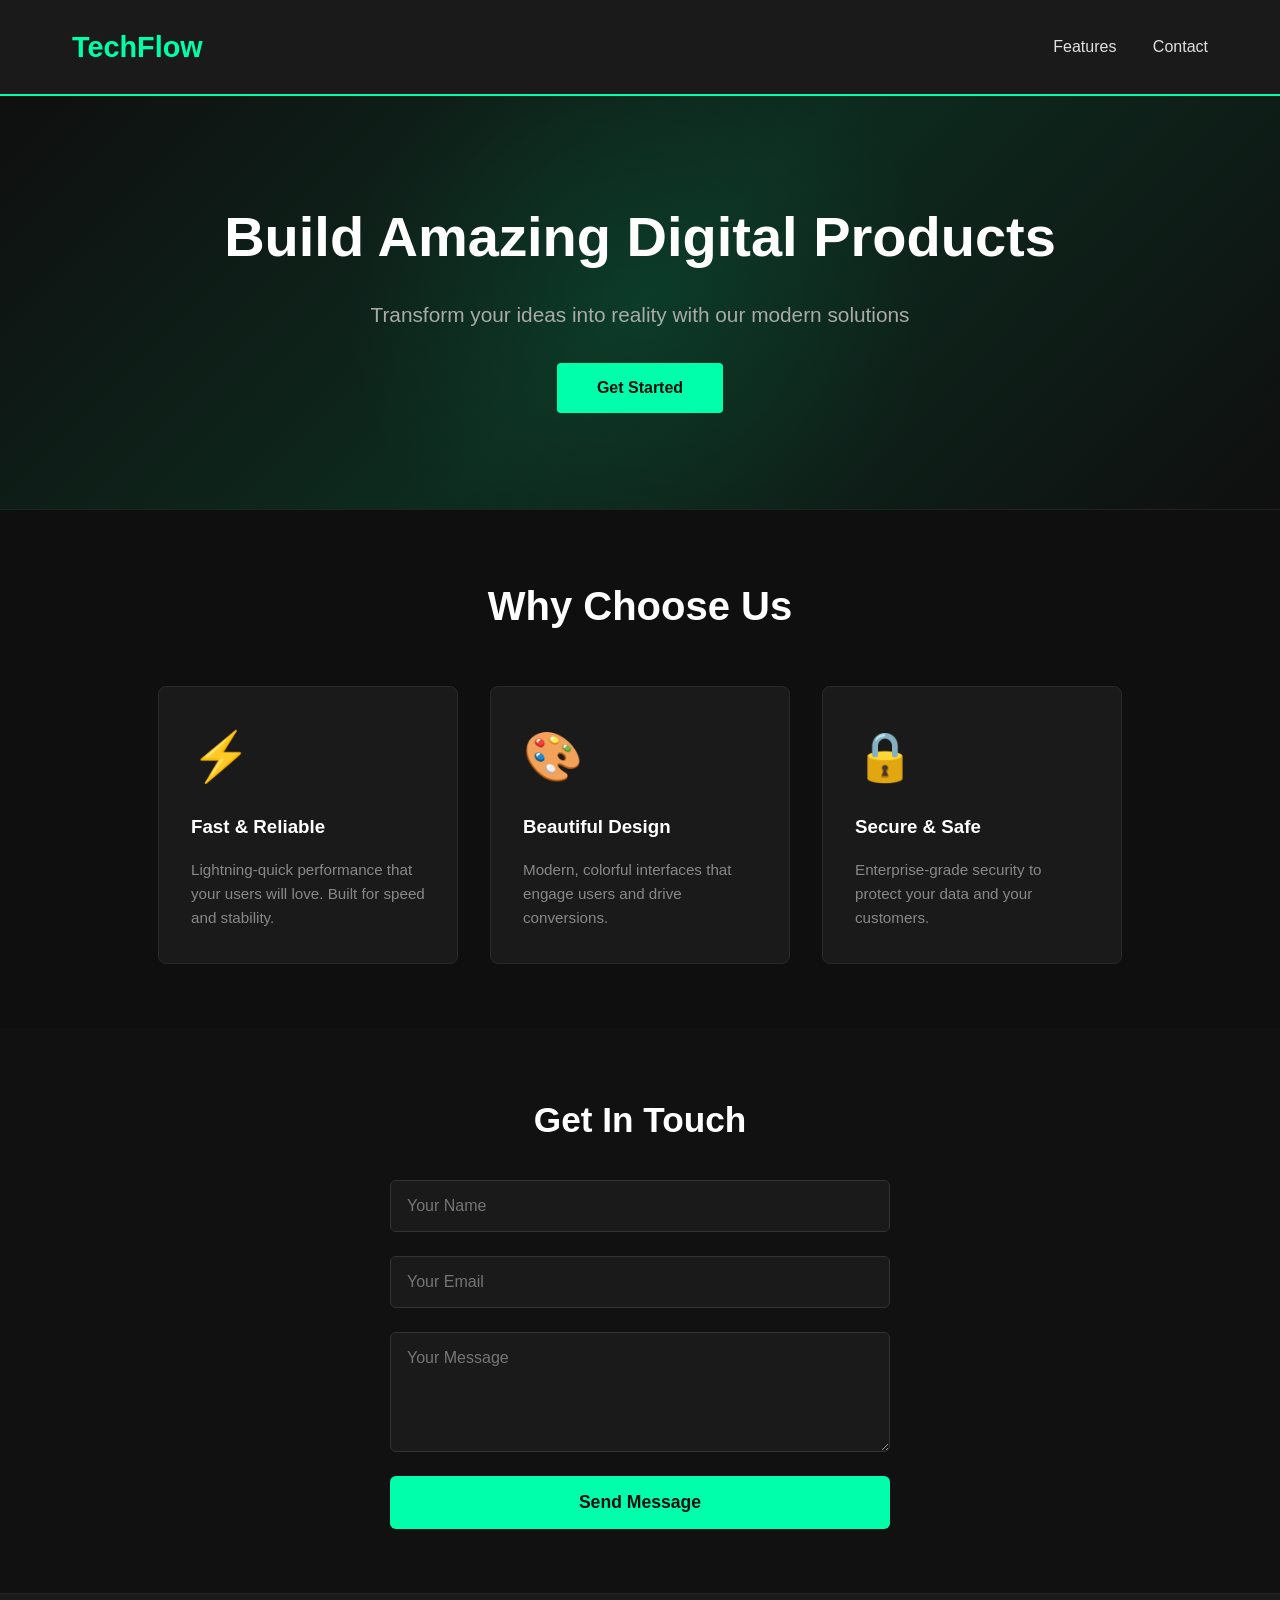
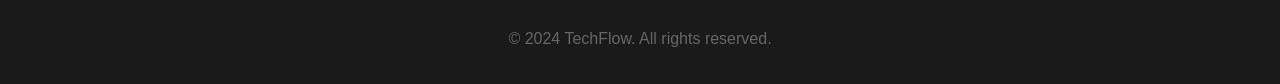
<file: index.html>
<!DOCTYPE html>
<html lang="en">
<head>
    <meta charset="UTF-8">
    <meta name="viewport" content="width=device-width, initial-scale=1.0">
    <title>TechFlow - Digital Solutions</title>
    <link rel="stylesheet" href="template_style.css">
</head>
<body>
    <!-- HEADER / NAVIGATION -->
    <header>
        <div class="header-container">
            <div class="logo">TechFlow</div>
            <nav>
                <a href="#features">Features</a>
                <a href="#contact">Contact</a>
            </nav>
        </div>
    </header>

    <!-- HERO SECTION -->
    <section class="hero">
        <h1>Build Amazing Digital Products</h1>
        <p>Transform your ideas into reality with our modern solutions</p>
        <button>Get Started</button>
    </section>

    <!-- FEATURES SECTION -->
    <section class="features" id="features">
        <h2>Why Choose Us</h2>
        <div class="cards-container">
            <!-- CARD 1 -->
            <div class="card">
                <div class="card-icon">⚡</div>
                <h3>Fast & Reliable</h3>
                <p>Lightning-quick performance that your users will love. Built for speed and stability.</p>
            </div>

            <!-- CARD 2 -->
            <div class="card">
                <div class="card-icon">🎨</div>
                <h3>Beautiful Design</h3>
                <p>Modern, colorful interfaces that engage users and drive conversions.</p>
            </div>

            <!-- CARD 3 -->
            <div class="card">
                <div class="card-icon">🔒</div>
                <h3>Secure & Safe</h3>
                <p>Enterprise-grade security to protect your data and your customers.</p>
            </div>
        </div>
    </section>

    <!-- CONTACT FORM SECTION -->
    <section class="form-section" id="contact">
        <div class="form-container">
            <h2>Get In Touch</h2>
            <form>
                <input type="text" placeholder="Your Name" required>
                <input type="email" placeholder="Your Email" required>
                <textarea placeholder="Your Message" required></textarea>
                <button type="submit">Send Message</button>
            </form>
        </div>
    </section>

    <!-- FOOTER -->
    <footer>
        <p>&copy; 2024 TechFlow. All rights reserved.</p>
    </footer>

</body>
</html>
</file>
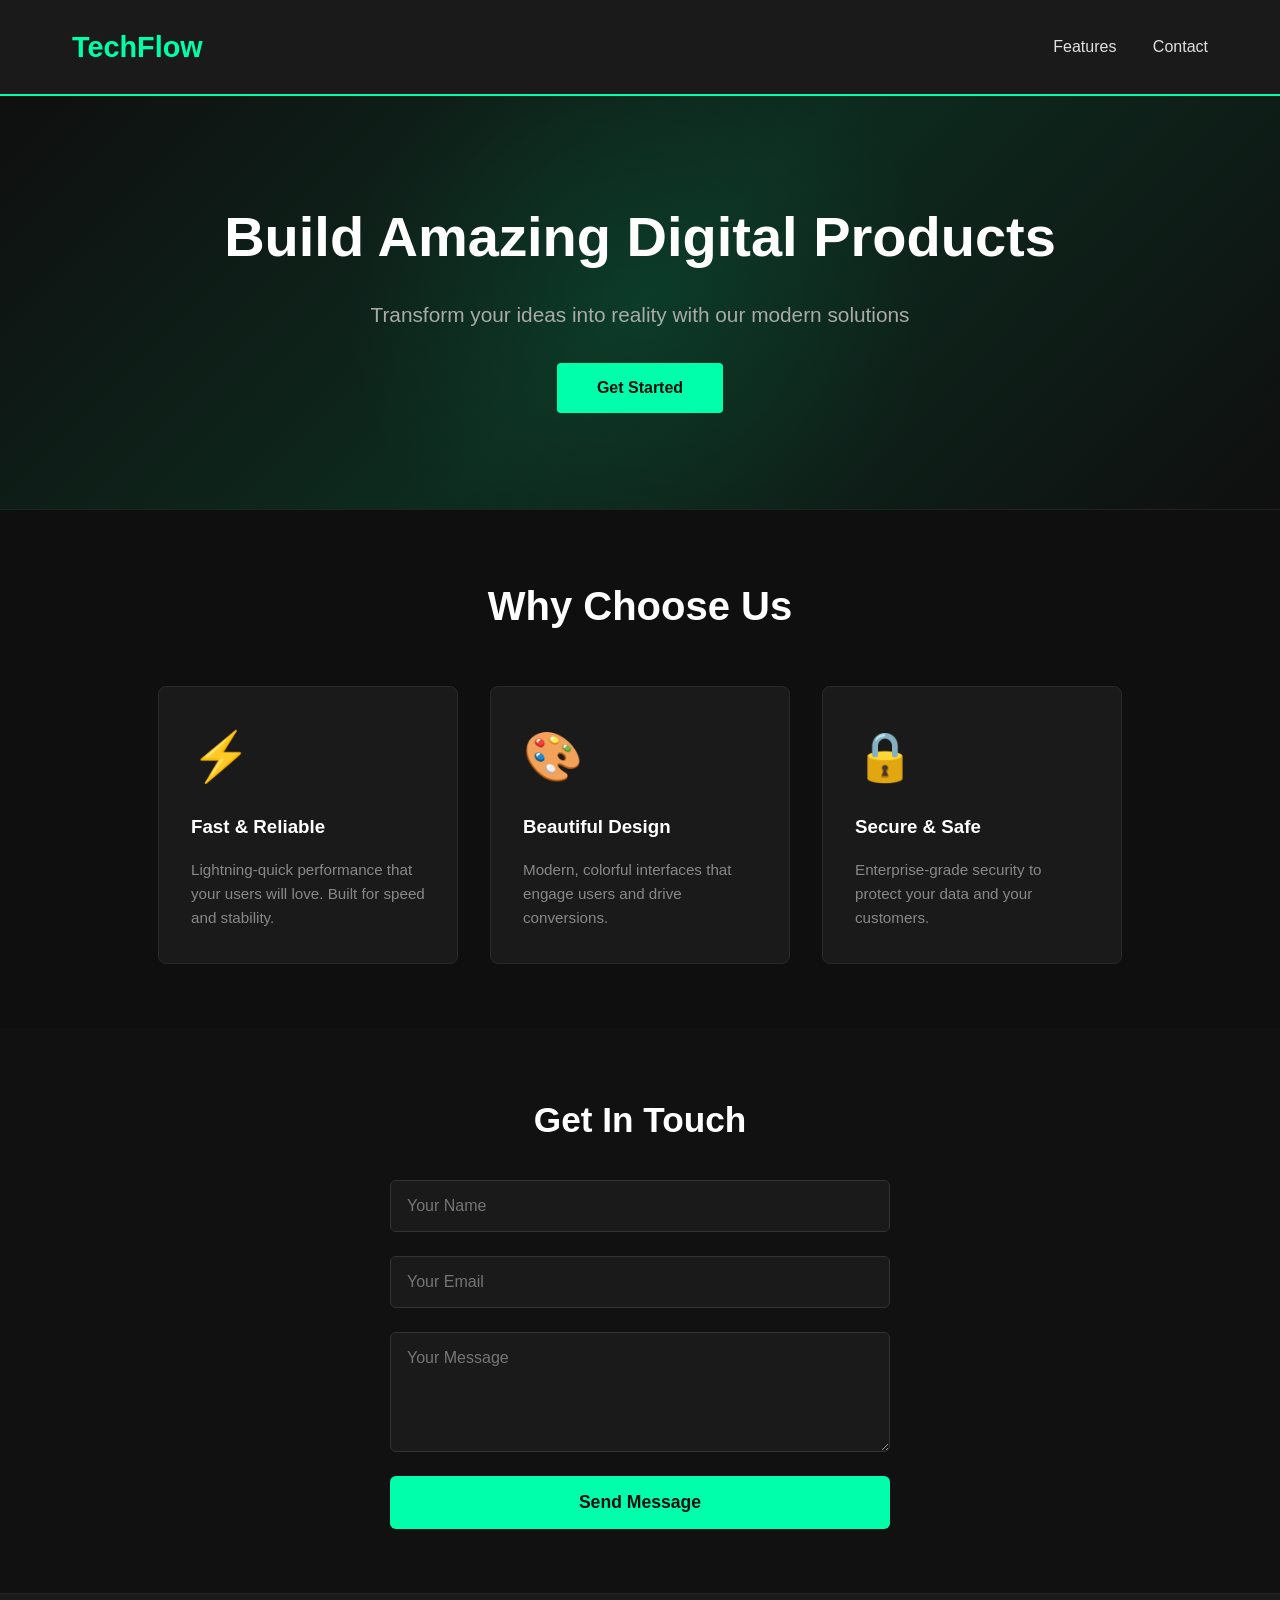
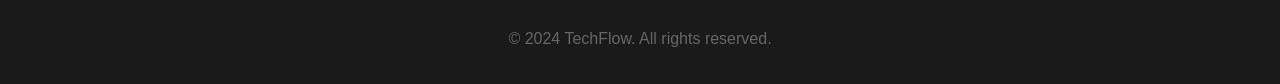
<file: template_style.html>
<!DOCTYPE html>
<html lang="en">
<head>
    <meta charset="UTF-8">
    <meta name="viewport" content="width=device-width, initial-scale=1.0">
    <title>TechFlow - Digital Solutions</title>
    <link rel="stylesheet" href="template_style.css">
    <style>
        /* RESET & BASE STYLES */
        * {
            margin: 0;
            padding: 0;
            box-sizing: border-box;
        }

        body {
            font-family: 'Segoe UI', Tahoma, Geneva, Verdana, sans-serif;
            line-height: 1.6;
            color: #333;
        }

        /* TODO: Add your CSS here! */
        /* Instructions:
           1. Style the header with a gradient background and flexbox navigation
           2. Create the hero section with a gradient, centered content, and CTA button
           3. Style the features cards with flexbox, shadows, and hover effects
           4. Design the contact form section with inputs and button
           5. Add responsive design for mobile devices
        */
    </style>
</head>
<body>
    <!-- HEADER / NAVIGATION -->
    <header>
        <div class="header-container">
            <div class="logo">TechFlow</div>
            <nav>
                <a href="#features">Features</a>
                <a href="#contact">Contact</a>
            </nav>
        </div>
    </header>

    <!-- HERO SECTION -->
    <section class="hero">
        <h1>Build Amazing Digital Products</h1>
        <p>Transform your ideas into reality with our modern solutions</p>
        <button>Get Started</button>
    </section>

    <!-- FEATURES SECTION -->
    <section class="features" id="features">
        <h2>Why Choose Us</h2>
        <div class="cards-container">
            <!-- CARD 1 -->
            <div class="card">
                <div class="card-icon">⚡</div>
                <h3>Fast & Reliable</h3>
                <p>Lightning-quick performance that your users will love. Built for speed and stability.</p>
            </div>

            <!-- CARD 2 -->
            <div class="card">
                <div class="card-icon">🎨</div>
                <h3>Beautiful Design</h3>
                <p>Modern, colorful interfaces that engage users and drive conversions.</p>
            </div>

            <!-- CARD 3 -->
            <div class="card">
                <div class="card-icon">🔒</div>
                <h3>Secure & Safe</h3>
                <p>Enterprise-grade security to protect your data and your customers.</p>
            </div>
        </div>
    </section>

    <!-- CONTACT FORM SECTION -->
    <section class="form-section" id="contact">
        <div class="form-container">
            <h2>Get In Touch</h2>
            <form>
                <input type="text" placeholder="Your Name" required>
                <input type="email" placeholder="Your Email" required>
                <textarea placeholder="Your Message" required></textarea>
                <button type="submit">Send Message</button>
            </form>
        </div>
    </section>

    <!-- FOOTER -->
    <footer>
        <p>&copy; 2024 TechFlow. All rights reserved.</p>
    </footer>

</body>
</html>
</file>
<file: template_style.css>
* {
    margin: 0;
    padding: 0;
    box-sizing: border-box;
}

body {
    font-family: 'DM Sans', sans-serif;
    line-height: 1.6;
    color: #e0e0e0;
    background-color: #0f0f0f;
}

header {
    background-color: #1a1a1a;
    padding: 1.5rem 0;
    position: sticky;
    top: 0;
    border-bottom: 2px solid #00ffaa;
    z-index: 100;
}

.header-container {
    max-width: 1200px;
    margin: 0 auto;
    padding: 0 2rem;
    display: flex;
    justify-content: space-between;
    align-items: center;
}

.logo {
    font-size: 1.8rem;
    font-weight: bold;
    color: #00ffaa;
}

nav a {
    color: #e0e0e0;
    text-decoration: none;
    margin-left: 2rem;
    font-weight: 500;
    transition: color 0.3s;
}

nav a:hover {
    color: #00ffaa;
}

.hero {
    padding: 6rem 2rem;
    text-align: center;
    background: linear-gradient(135deg, #0f0f0f 0%, #0d2b1f 50%, #0f0f0f 100%);
    border-bottom: 1px solid #222;
    position: relative;
    overflow: hidden;
}

.hero::before {
    content: '';
    position: absolute;
    width: 600px;
    height: 600px;
    background: radial-gradient(circle, rgba(0, 255, 170, 0.08) 0%, transparent 70%);
    top: 50%;
    left: 50%;
    transform: translate(-50%, -50%);
    border-radius: 50%;
    pointer-events: none;
}

.hero h1 {
    font-size: 3.5rem;
    color: #ffffff;
    margin-bottom: 1rem;
    position: relative;
    z-index: 1;
}

.hero p {
    font-size: 1.3rem;
    color: #aaa;
    margin-bottom: 2rem;
    position: relative;
    z-index: 1;
}

.hero button {
    background-color: #00ffaa;
    color: #0f0f0f;
    padding: 1rem 2.5rem;
    border: none;
    border-radius: 4px;
    font-size: 1rem;
    font-weight: bold;
    cursor: pointer;
    position: relative;
    z-index: 1;
    transition: opacity 0.3s;
}

.hero button:hover {
    opacity: 0.65;
}

.features {
    max-width: 1200px;
    margin: 4rem auto;
    padding: 0 2rem;
}

.features h2 {
    text-align: center;
    font-size: 2.5rem;
    margin-bottom: 3rem;
    color: #fff;
}

.cards-container {
    display: flex;
    gap: 2rem;
    flex-wrap: wrap;
    justify-content: center;
}

.card {
    background: #1a1a1a;
    border-radius: 8px;
    padding: 2rem;
    width: 100%;
    max-width: 300px;
    border: 1px solid #2a2a2a;
    transition: transform 0.3s, border-color 0.3s;
}

.card:hover {
    transform: translateY(-8px);
    border-color: #00ffaa;
}

.card-icon {
    font-size: 3rem;
    margin-bottom: 1rem;
}

.card h3 {
    margin-bottom: 1rem;
    color: #fff;
}

.card p {
    color: #888;
    font-size: 0.95rem;
}

.form-section {
    background-color: #111;
    padding: 4rem 2rem;
    text-align: center;
}

.form-container {
    max-width: 500px;
    margin: 0 auto;
}

.form-section h2 {
    color: #fff;
    margin-bottom: 2rem;
    font-size: 2.2rem;
}

form {
    display: flex;
    flex-direction: column;
    gap: 1.5rem;
}

input, textarea {
    padding: 1rem;
    background-color: #1a1a1a;
    border: 1px solid #333;
    border-radius: 6px;
    font-size: 1rem;
    color: #e0e0e0;
    font-family: inherit;
    transition: border-color 0.3s;
}

input:focus, textarea:focus {
    outline: none;
    border-color: #00ffaa;
}

textarea {
    resize: vertical;
    min-height: 120px;
}

form button {
    background-color: #00ffaa;
    color: #0f0f0f;
    padding: 1rem;
    border: none;
    border-radius: 6px;
    font-size: 1.1rem;
    font-weight: bold;
    cursor: pointer;
    transition: opacity 0.3s;
}

form button:hover {
    opacity: 0.65;
}

footer {
    background-color: #1a1a1a;
    color: #666;
    text-align: center;
    padding: 2rem;
    border-top: 1px solid #222;
}

@media (max-width: 768px) {
    .hero h1 {
        font-size: 2.2rem;
    }

    .hero p {
        font-size: 1rem;
    }

    nav a {
        margin-left: 1rem;
        font-size: 0.9rem;
    }
}
</file>
